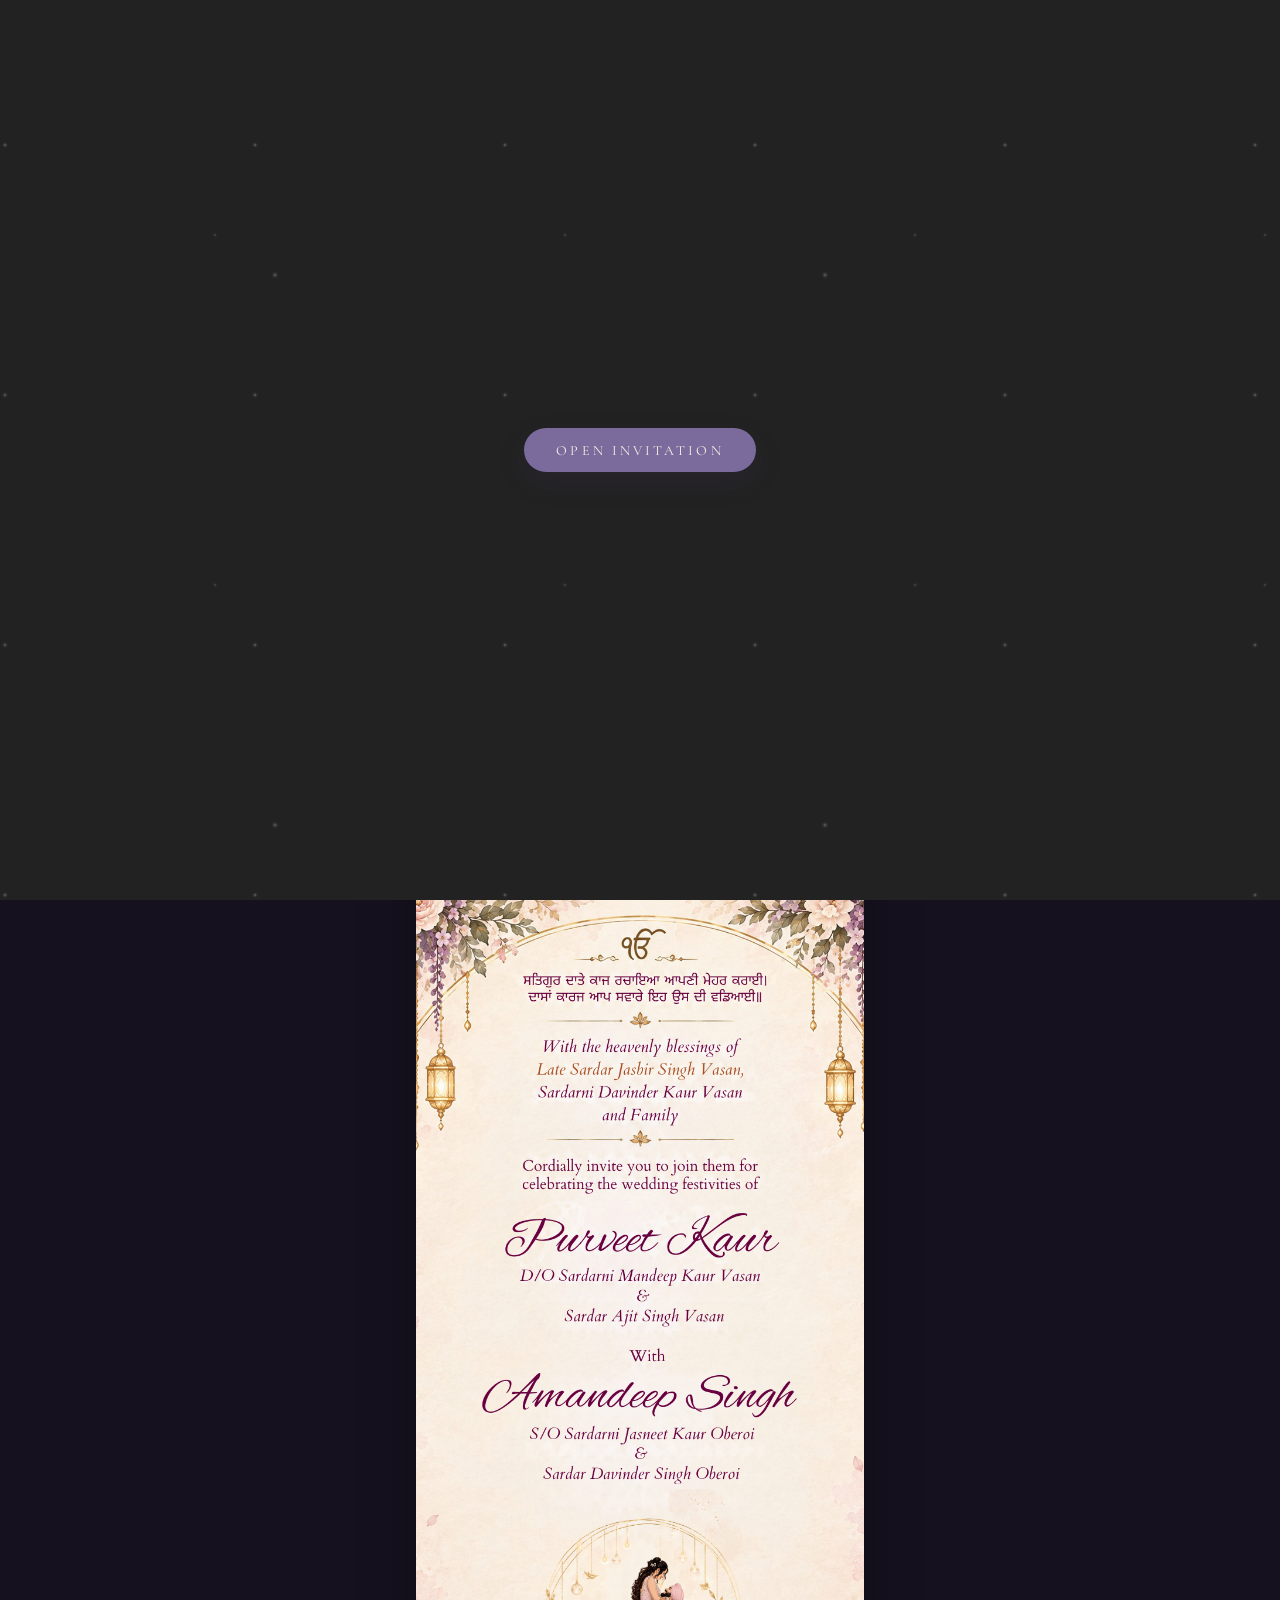
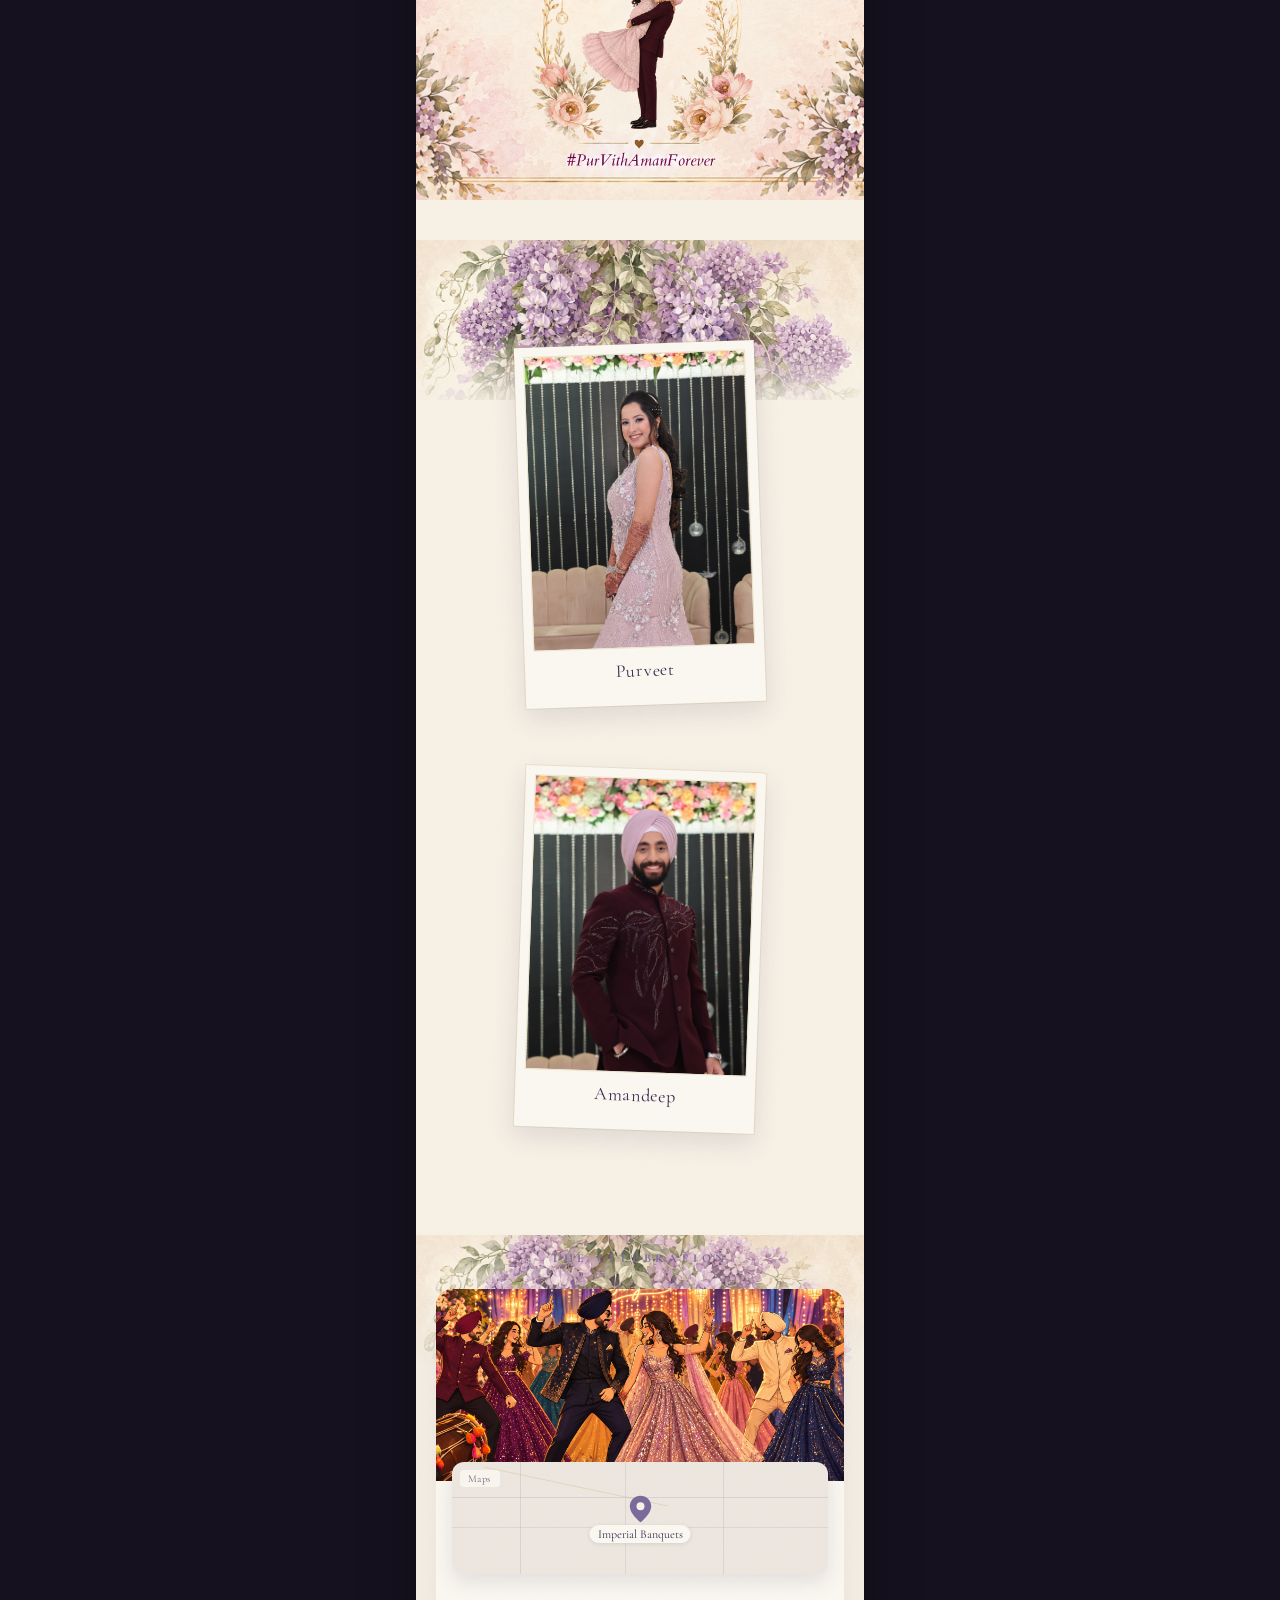
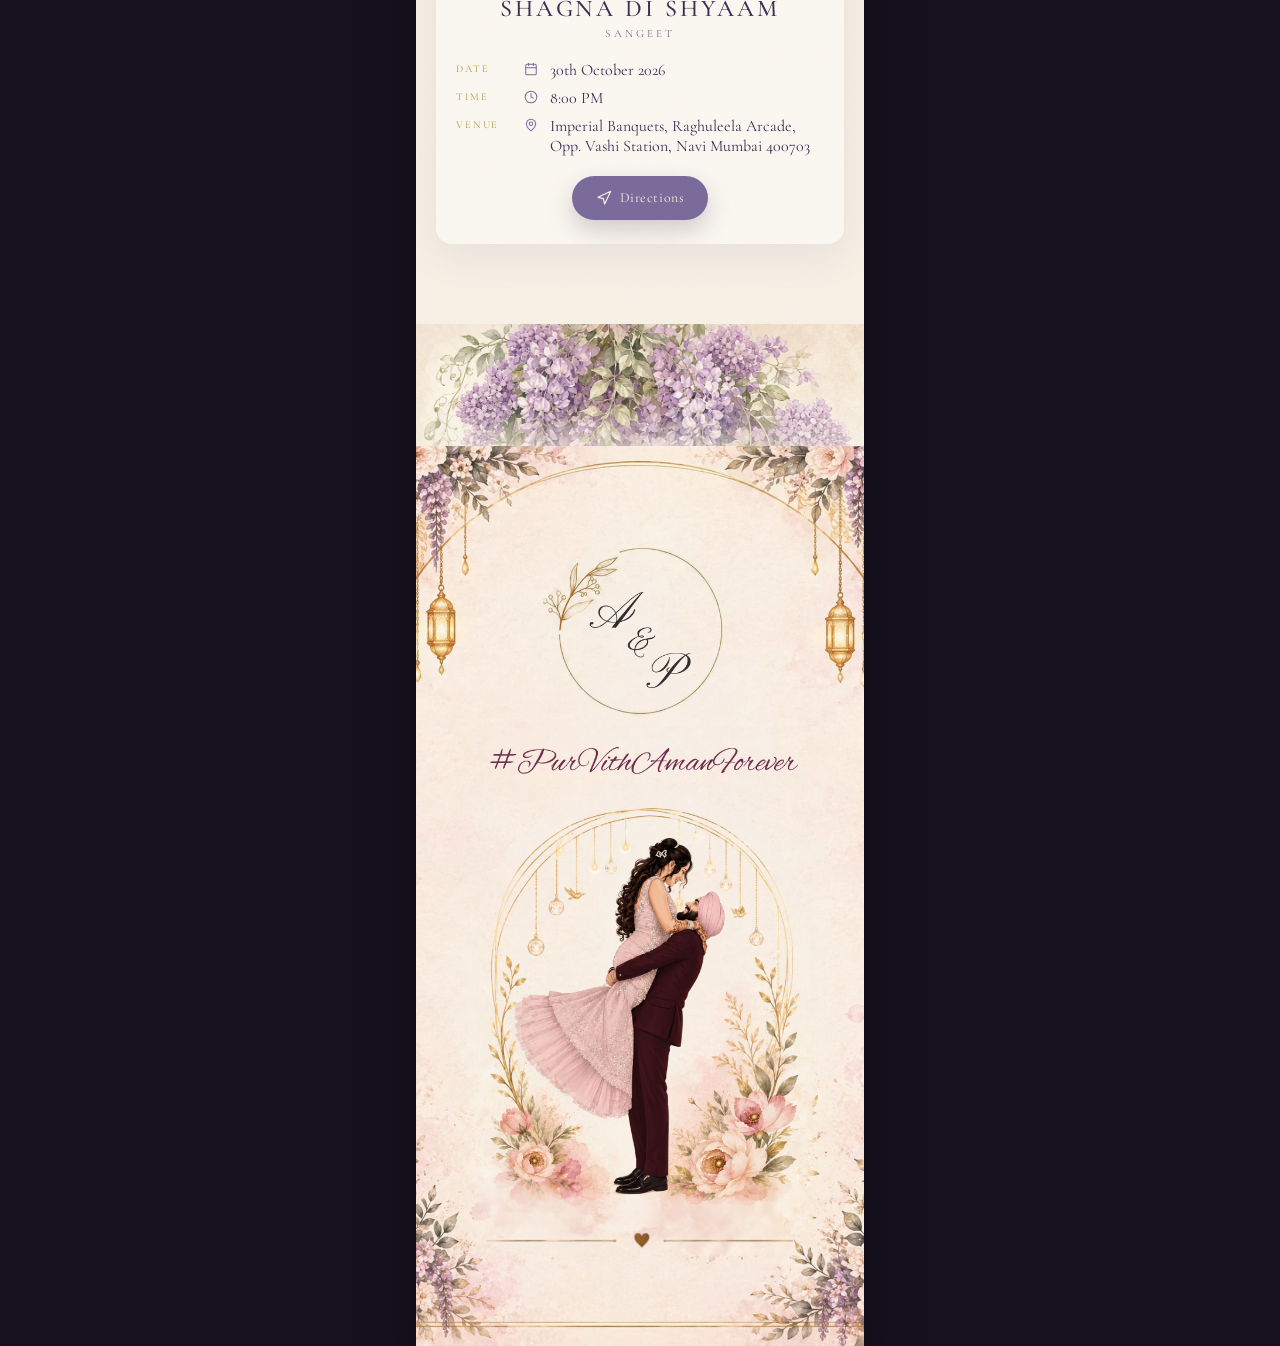
<file: index.html>
<!DOCTYPE html>
<html lang="en">
  <head>
    <meta charset="utf-8" />
    <meta name="viewport" content="width=device-width, initial-scale=1" />
    <title>Purveet & Amandeep</title>
    <meta
      name="description"
      content="You are invited to the sangeet of Purveet and Amandeep — 30 October 2026, Imperial Banquets, Navi Mumbai. #PurVithAmandeepForever"
    />
    <meta name="theme-color" content="#3D2E54" />
    <link rel="icon" type="image/svg+xml" href="favicon.svg" />
    <link rel="preconnect" href="https://fonts.googleapis.com" />
    <link rel="preconnect" href="https://fonts.gstatic.com" crossorigin />
    <link
      rel="stylesheet"
      href="https://fonts.googleapis.com/css2?family=Cormorant+Garamond:ital,wght@0,400;0,500;0,600;0,700;1,400;1,500&family=Great+Vibes&display=swap"
    />
    <link rel="stylesheet" href="styles.css" />
  </head>
  <body>
    <div class="petals" data-petals aria-hidden="true"></div>
    <div class="page">
      <div class="sheet">
        
        <!-- AUDIO CONTROLS -->
        <div class="music-wrap">
          <button
            type="button"
            class="music-btn"
            data-music
            aria-pressed="false"
            aria-label="Play invitation music"
          >
            <svg class="icon icon-off" viewBox="0 0 24 24" aria-hidden="true">
              <path d="M11 5 6 9H2v6h4l5 4z" />
              <line x1="23" x2="17" y1="9" y2="15" />
              <line x1="17" x2="23" y1="9" y2="15" />
            </svg>
            <svg class="icon icon-on" viewBox="0 0 24 24" aria-hidden="true">
              <path d="M11 5 6 9H2v6h4l5 4z" />
              <path d="M15.54 8.46a5 5 0 0 1 0 7.07" />
              <path d="M19.07 4.93a10 10 0 0 1 0 14.14" />
            </svg>
          </button>
        </div>
        <body>
      <!-- ========================================================= -->
      <!-- SPLASH SCREEN / AUDIO GATEWAY                             -->
      <!-- ========================================================= -->
      <div class="splash-screen" id="splash">
        <div class="splash-content fade-up">
          <button class="btn" id="splash-btn">Open Invitation</button>
        </div>
      </div>

      <div class="petals" data-petals aria-hidden="true"></div>
      <!-- The rest of your existing HTML continues here... -->

        <!-- ========================================================= -->
        <!-- PAGE 1: COVER SECTION -->
        <!-- ========================================================= -->
        
      <section class="cover">
        <div class="cover-card fade-up">
          <div class="arch">
            <svg class="arch-line" viewBox="0 0 200 260" fill="none" preserveAspectRatio="none" aria-hidden="true">
              <path d="M18 258 V108 C18 48 58 14 100 10 C142 14 182 48 182 108 V258" stroke="currentColor" stroke-width="1.2" />
              <path d="M24 258 V110 C24 54 60 20 100 16 C140 20 176 54 176 110 V258" stroke="currentColor" stroke-width="0.6" opacity="0.6" />
            </svg>
          </div>
        </div>

        <div class="cover-art">
          <img src="images/Cover.png" alt="Illustrated couple looking toward the Golden Temple" />
          <div class="cover-art-top"></div>
        </div>
        <!-- Add this right after your <div class="music-wrap">...</div> -->
        <div class="scroll-prompt hidden" id="scroll-prompt">
          Scroll down
        </div>
      </section>

        <!-- ========================================================= -->
        <!-- PAGE 1.5: FULLSCREEN INTERLUDE IMAGE -->
        <!-- ========================================================= -->
      <section class="interlude" id="interlude">
        <img src="images/Intropage.png" alt="Interlude photo" class="fullscreen-img" />
      </section>
        <!-- ========================================================= -->
        <!-- PAGE 2: COUPLE INTRO -->
        <!-- ========================================================= -->
        <br><br>
        
        <section class="section couple" id="couple">
          <img class="band" src="images/wisteria.jpg" alt="" />
          <div class="band-fade"></div>
          <div class="polaroids">
            <figure class="polaroid tilt-left">
              <div class="polaroid-frame">

                <!-- IMAGE 1 : Purveet didi -->
                <img src="images/Pdidy.jpg" alt="" />
              </div>
              <figcaption>Purveet</figcaption>
            </figure>
            <figure class="polaroid tilt-right">
              <div class="polaroid-frame">
                <!-- IMAGE 2: Aman jiju-->
                <img src="images/aMan(mostly).JPG" alt="" />
              </div>
              <figcaption>Amandeep</figcaption>
            </figure>
          </div>
        </section>


        <!-- ========================================================= -->
        <!-- PAGE 3: EVENT DETAILS -->
        <!-- ========================================================= -->
        <br><br>

        <section class="section celebration">
          <img class="band" src="images/wisteria.jpg" alt="" />
          <div class="band-fade"></div>
          <h2 class="eyebrow">The celebration</h2>
          <article class="event-card">
            <img src="images/event-sangeet.jpg" alt="" />
            <a
              class="mini-map"
              href="https://www.google.com/maps/search/?api=1&query=Imperial%20Banquets%20Raghuleela%20Arcade%20Vashi%20Station%20Navi%20Mumbai%20400703"
              target="_blank"
              rel="noreferrer"
              aria-label="Open map for Imperial Banquets"
            >
              <div class="map-grid">
                <i class="v1"></i><i class="v2"></i><i class="v3"></i>
                <i class="h1"></i><i class="h2"></i><i class="diag"></i>
              </div>
              <span class="map-chip">Maps</span>
              <span class="map-pin">
                <svg class="icon-lg" viewBox="0 0 24 24" aria-hidden="true">
                  <path d="M20 10c0 6-8 12-8 12s-8-6-8-12a8 8 0 0 1 16 0z" />
                  <circle cx="12" cy="10" r="3" fill="var(--ivory)" />
                </svg>
                <span>Imperial Banquets</span>
              </span>
            </a>
            <div class="event-body">
              <h3>SHAGNA DI SHYAAM</h3>
              <p class="event-sub">Sangeet</p>
              <div class="meta">
                <div class="meta-row">
                  <span class="lbl">Date</span>
                  <svg class="icon icon-sm" viewBox="0 0 24 24" aria-hidden="true">
                    <path d="M8 2v4M16 2v4M3 10h18" />
                    <rect x="3" y="4" width="18" height="18" rx="2" />
                  </svg>
                  <span class="val">30th October 2026</span>
                </div>
                <div class="meta-row">
                  <span class="lbl">Time</span>
                  <svg class="icon icon-sm" viewBox="0 0 24 24" aria-hidden="true">
                    <circle cx="12" cy="12" r="10" />
                    <path d="M12 6v6l4 2" />
                  </svg>
                  <span class="val">8:00 PM</span>
                </div>
                <div class="meta-row">
                  <span class="lbl">Venue</span>
                  <svg class="icon icon-sm" viewBox="0 0 24 24" aria-hidden="true">
                    <path d="M20 10c0 6-8 12-8 12s-8-6-8-12a8 8 0 0 1 16 0z" />
                    <circle cx="12" cy="10" r="3" />
                  </svg>
                  <span class="val">Imperial Banquets, Raghuleela Arcade, Opp. Vashi Station, Navi Mumbai 400703</span>
                </div>
              </div>
              <a
                class="btn"
                href="https://www.google.com/maps/search/?api=1&query=Imperial%20Banquets%20Raghuleela%20Arcade%20Vashi%20Station%20Navi%20Mumbai%20400703"
                target="_blank"
                rel="noreferrer"
              >
                <svg class="icon" viewBox="0 0 24 24" aria-hidden="true">
                  <polygon points="3 11 22 2 13 21 11 13 3 11" />
                </svg>
                Directions
              </a>
            </div>
          </article>
        </section>


        <!-- ========================================================= -->
        <!-- PAGE 4: MOMENTS/QUOTE -->
        <!-- ========================================================= -->
        <br><br>

        <section class="section moments">
          <img class="band" src="images/wisteria.jpg" alt="" />
          <div class="band-fade"></div>
          <h2 class="display-title"><br /></h2>
          <p class="subline">Same love · A new chapter</p>
        </section>


       <!-- ========================================================= -->
        <!-- PAGE 6: CLOSING IMAGE -->
        <!-- ========================================================= -->
        <section class="final-page" id="closing">
          <!-- Replace 'images/closing-image.jpg' with your actual image file name -->
          <img src="images/Final.png" alt="Thank you for joining us" class="fullscreen-img" />
        </section>
      </div>
    </div>
    <script src="app.js"></script>
  </body>
</html>
</file>
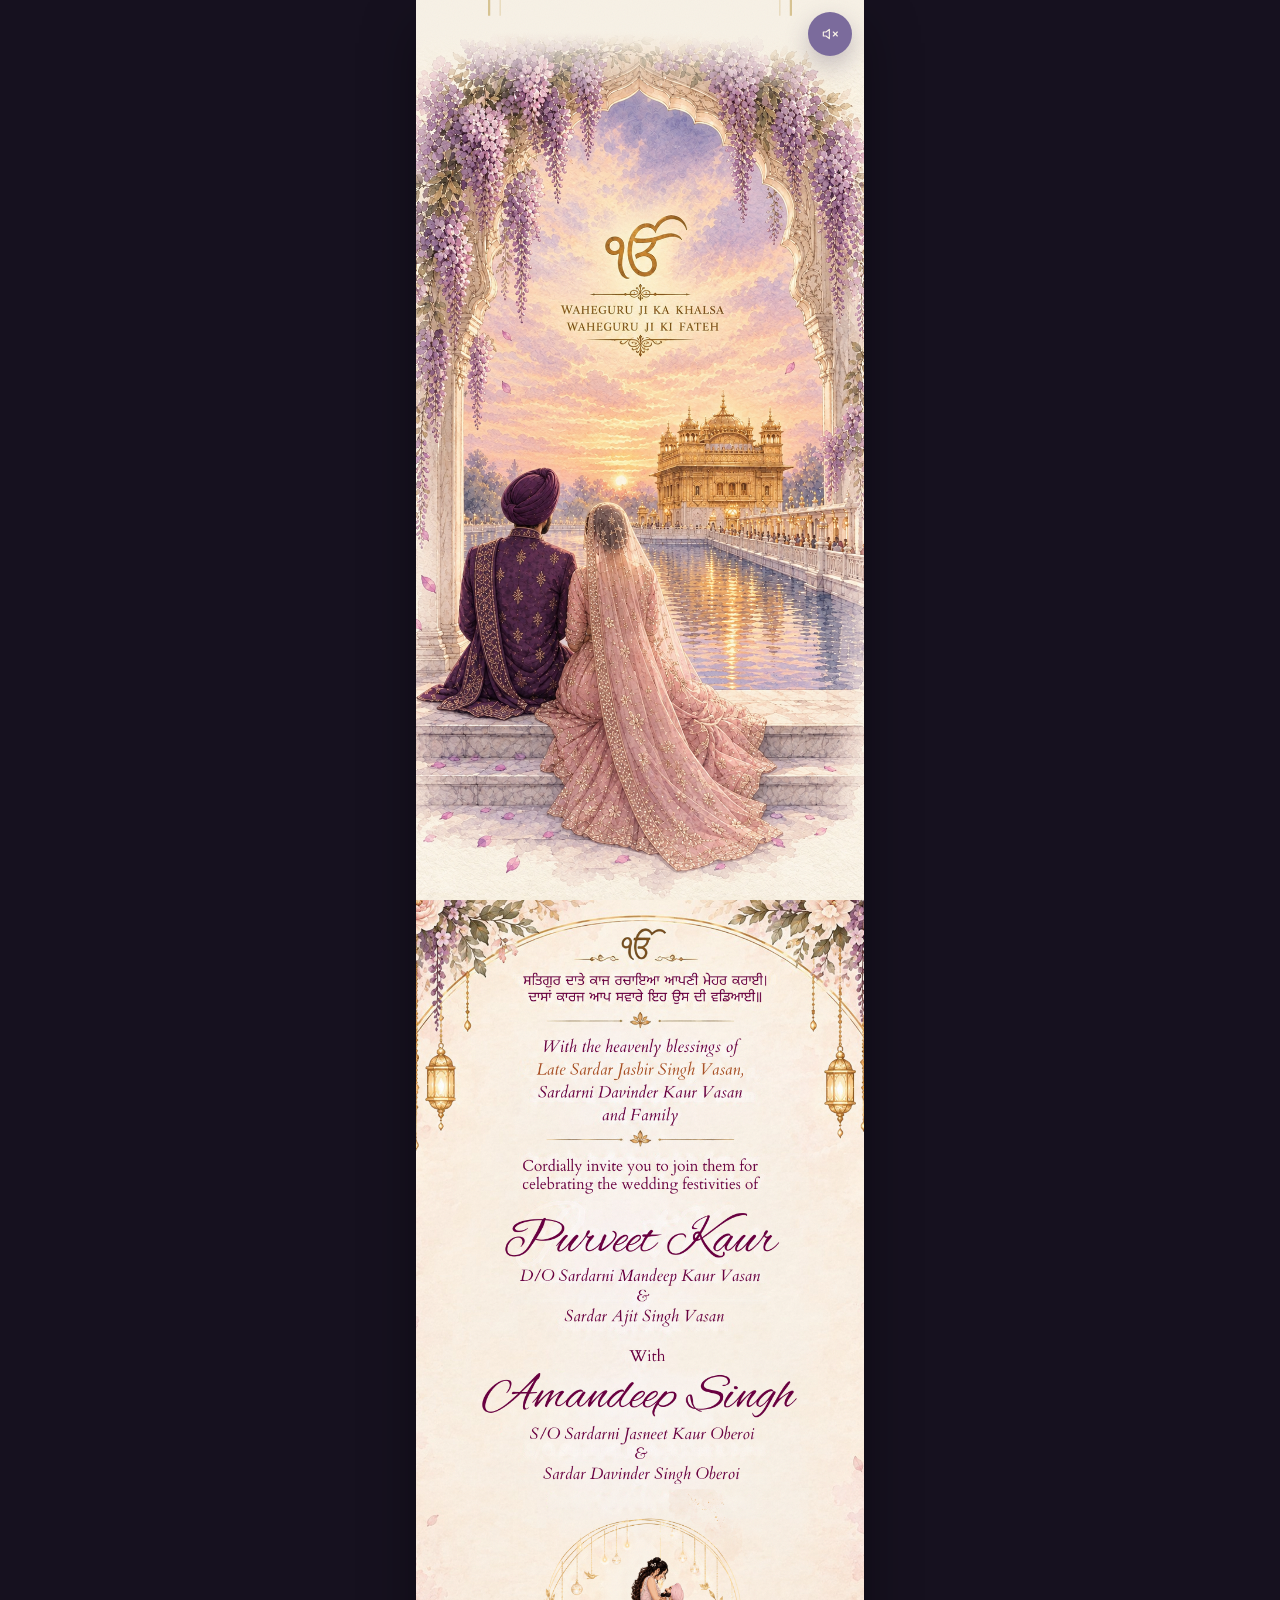
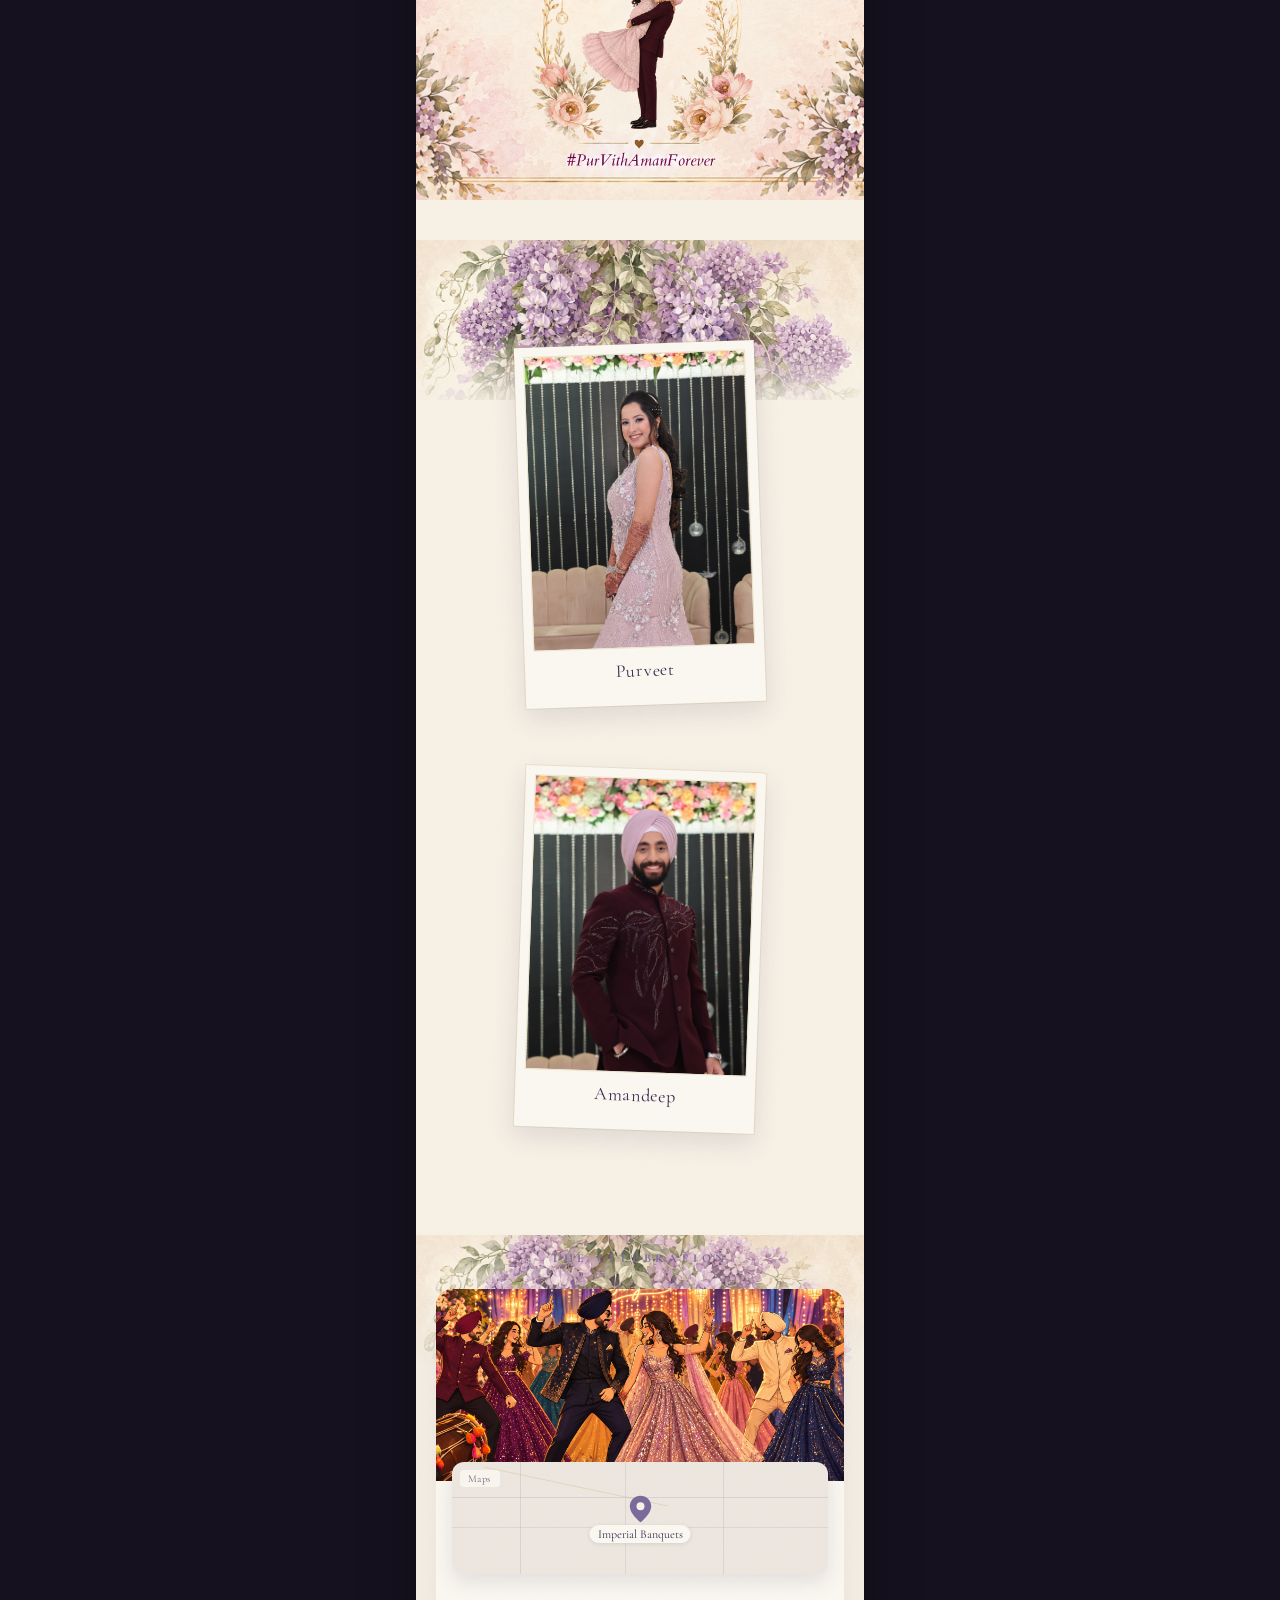
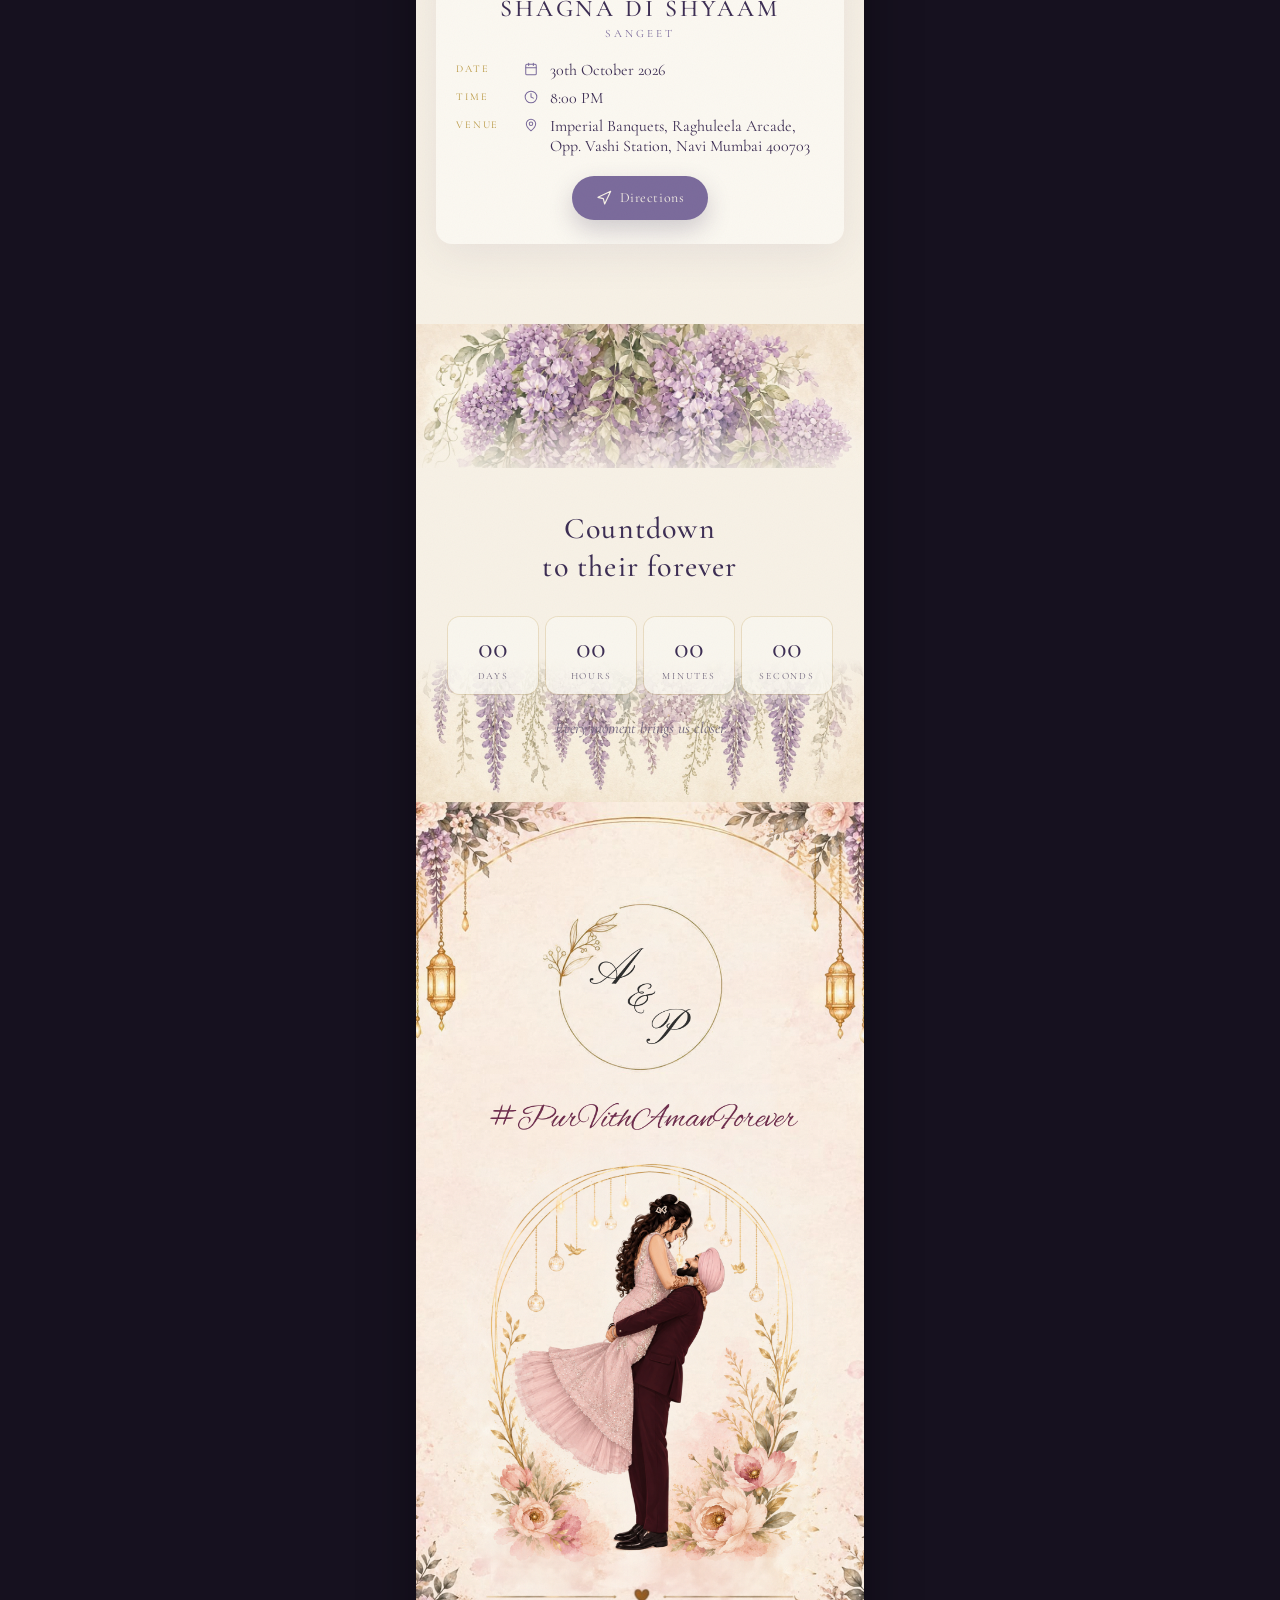
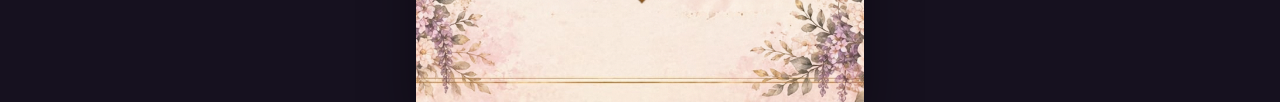
<file: site/index.html>
<!DOCTYPE html>
<html lang="en">
  <head>
    <meta charset="utf-8" />
    <meta name="viewport" content="width=device-width, initial-scale=1" />
    <title>Purveet & Amandeep</title>
    <meta
      name="description"
      content="You are invited to the sangeet of Purveet and Amandeep — 30 October 2026, Imperial Banquets, Navi Mumbai. #PurVithAmandeepForever"
    />
    <meta name="theme-color" content="#3D2E54" />
    <link rel="icon" type="image/svg+xml" href="favicon.svg" />
    <link rel="preconnect" href="https://fonts.googleapis.com" />
    <link rel="preconnect" href="https://fonts.gstatic.com" crossorigin />
    <link
      rel="stylesheet"
      href="https://fonts.googleapis.com/css2?family=Cormorant+Garamond:ital,wght@0,400;0,500;0,600;0,700;1,400;1,500&family=Great+Vibes&display=swap"
    />
    <link rel="stylesheet" href="styles.css" />
  </head>
  <body>
    <div class="petals" data-petals aria-hidden="true"></div>
    <div class="page">
      <div class="sheet">
        
        <!-- AUDIO CONTROLS -->
        <div class="music-wrap">
          <button
            type="button"
            class="music-btn"
            data-music
            aria-pressed="false"
            aria-label="Play invitation music"
          >
            <svg class="icon icon-off" viewBox="0 0 24 24" aria-hidden="true">
              <path d="M11 5 6 9H2v6h4l5 4z" />
              <line x1="23" x2="17" y1="9" y2="15" />
              <line x1="17" x2="23" y1="9" y2="15" />
            </svg>
            <svg class="icon icon-on" viewBox="0 0 24 24" aria-hidden="true">
              <path d="M11 5 6 9H2v6h4l5 4z" />
              <path d="M15.54 8.46a5 5 0 0 1 0 7.07" />
              <path d="M19.07 4.93a10 10 0 0 1 0 14.14" />
            </svg>
          </button>
        </div>


        <!-- ========================================================= -->
        <!-- PAGE 1: COVER SECTION -->
        <!-- ========================================================= -->
        
      <section class="cover">
        <div class="cover-card fade-up">
          <div class="arch">
            <svg class="arch-line" viewBox="0 0 200 260" fill="none" preserveAspectRatio="none" aria-hidden="true">
              <path d="M18 258 V108 C18 48 58 14 100 10 C142 14 182 48 182 108 V258" stroke="currentColor" stroke-width="1.2" />
              <path d="M24 258 V110 C24 54 60 20 100 16 C140 20 176 54 176 110 V258" stroke="currentColor" stroke-width="0.6" opacity="0.6" />
            </svg>
          </div>
        </div>

        <div class="cover-art">
          <img src="images/Cover.png" alt="Illustrated couple looking toward the Golden Temple" />
          <div class="cover-art-top"></div>
        </div>
      </section>

        <!-- ========================================================= -->
        <!-- PAGE 1.5: FULLSCREEN INTERLUDE IMAGE -->
        <!-- ========================================================= -->
      <section class="interlude" id="interlude">
        <img src="images/Intropage.png" alt="Interlude photo" class="fullscreen-img" />
      </section>
        <!-- ========================================================= -->
        <!-- PAGE 2: COUPLE INTRO -->
        <!-- ========================================================= -->
        <br><br>
        
        <section class="section couple" id="couple">
          <img class="band" src="images/wisteria.jpg" alt="" />
          <div class="band-fade"></div>
          <div class="polaroids">
            <figure class="polaroid tilt-left">
              <div class="polaroid-frame">

                <!-- IMAGE 1 : Purveet didi -->
                <img src="images/Pdidy.jpg" alt="" />
              </div>
              <figcaption>Purveet</figcaption>
            </figure>
            <figure class="polaroid tilt-right">
              <div class="polaroid-frame">
                <!-- IMAGE 2: Aman jiju-->
                <img src="images/aMan(mostly).JPG" alt="" />
              </div>
              <figcaption>Amandeep</figcaption>
            </figure>
          </div>
        </section>


        <!-- ========================================================= -->
        <!-- PAGE 3: EVENT DETAILS -->
        <!-- ========================================================= -->
        <br><br>

        <section class="section celebration">
          <img class="band" src="images/wisteria.jpg" alt="" />
          <div class="band-fade"></div>
          <h2 class="eyebrow">The celebration</h2>
          <article class="event-card">
            <img src="images/event-sangeet.jpg" alt="" />
            <a
              class="mini-map"
              href="https://www.google.com/maps/search/?api=1&query=Imperial%20Banquets%20Raghuleela%20Arcade%20Vashi%20Station%20Navi%20Mumbai%20400703"
              target="_blank"
              rel="noreferrer"
              aria-label="Open map for Imperial Banquets"
            >
              <div class="map-grid">
                <i class="v1"></i><i class="v2"></i><i class="v3"></i>
                <i class="h1"></i><i class="h2"></i><i class="diag"></i>
              </div>
              <span class="map-chip">Maps</span>
              <span class="map-pin">
                <svg class="icon-lg" viewBox="0 0 24 24" aria-hidden="true">
                  <path d="M20 10c0 6-8 12-8 12s-8-6-8-12a8 8 0 0 1 16 0z" />
                  <circle cx="12" cy="10" r="3" fill="var(--ivory)" />
                </svg>
                <span>Imperial Banquets</span>
              </span>
            </a>
            <div class="event-body">
              <h3>SHAGNA DI SHYAAM</h3>
              <p class="event-sub">Sangeet</p>
              <div class="meta">
                <div class="meta-row">
                  <span class="lbl">Date</span>
                  <svg class="icon icon-sm" viewBox="0 0 24 24" aria-hidden="true">
                    <path d="M8 2v4M16 2v4M3 10h18" />
                    <rect x="3" y="4" width="18" height="18" rx="2" />
                  </svg>
                  <span class="val">30th October 2026</span>
                </div>
                <div class="meta-row">
                  <span class="lbl">Time</span>
                  <svg class="icon icon-sm" viewBox="0 0 24 24" aria-hidden="true">
                    <circle cx="12" cy="12" r="10" />
                    <path d="M12 6v6l4 2" />
                  </svg>
                  <span class="val">8:00 PM</span>
                </div>
                <div class="meta-row">
                  <span class="lbl">Venue</span>
                  <svg class="icon icon-sm" viewBox="0 0 24 24" aria-hidden="true">
                    <path d="M20 10c0 6-8 12-8 12s-8-6-8-12a8 8 0 0 1 16 0z" />
                    <circle cx="12" cy="10" r="3" />
                  </svg>
                  <span class="val">Imperial Banquets, Raghuleela Arcade, Opp. Vashi Station, Navi Mumbai 400703</span>
                </div>
              </div>
              <a
                class="btn"
                href="https://www.google.com/maps/search/?api=1&query=Imperial%20Banquets%20Raghuleela%20Arcade%20Vashi%20Station%20Navi%20Mumbai%20400703"
                target="_blank"
                rel="noreferrer"
              >
                <svg class="icon" viewBox="0 0 24 24" aria-hidden="true">
                  <polygon points="3 11 22 2 13 21 11 13 3 11" />
                </svg>
                Directions
              </a>
            </div>
          </article>
        </section>


        <!-- ========================================================= -->
        <!-- PAGE 4: MOMENTS/QUOTE -->
        <!-- ========================================================= -->
        <br><br>

        <section class="section moments">
          <img class="band" src="images/wisteria.jpg" alt="" />
          <div class="band-fade"></div>
          <h2 class="display-title"><br /></h2>
          <p class="subline">Same love · A new chapter</p>
        </section>


        <!-- ========================================================= -->
        <!-- PAGE 5: COUNTDOWN -->
        <!-- ========================================================= -->
        <br><br>

        <section class="section countdown">
          <img class="band-bottom" src="images/florals.jpg" alt="" />
          <div class="band-fade-bottom"></div>
          <div class="closing-inner">
            <h2 class="display-title">Countdown<br />to their forever </h2>
            <div class="ticks">
              <div class="tick">
                <div class="tick-n" data-unit="days">··</div>
                <div class="tick-l">Days</div>
              </div>
              <div class="tick">
                <div class="tick-n" data-unit="hours">··</div>
                <div class="tick-l">Hours</div>
              </div>
              <div class="tick">
                <div class="tick-n" data-unit="minutes">··</div>
                <div class="tick-l">Minutes</div>
              </div>
              <div class="tick">
                <div class="tick-n" data-unit="seconds">··</div>
                <div class="tick-l">Seconds</div>
              </div>
            </div>
            <p class="closer">Every moment brings us closer</p>
          </div>
        </section>


       <!-- ========================================================= -->
        <!-- PAGE 6: CLOSING IMAGE -->
        <!-- ========================================================= -->
        <section class="final-page" id="closing">
          <!-- Replace 'images/closing-image.jpg' with your actual image file name -->
          <img src="images/Final.png" alt="Thank you for joining us" class="fullscreen-img" />
        </section>
      </div>
    </div>
    <script src="app.js"></script>
  </body>
</html>
</file>
<file: styles.css>
:root {
  --ivory: #f7f1e6;
  --paper: #fbf8f1;
  --plum: #3d2e54;
  --wisteria: #7b6b9c;
  --gold: #b8963e;
  --muted: #6f657c;
  --petal: #e4b7c6;
  --night: #16111f;
  --font-display: "Cormorant Garamond", "Times New Roman", serif;
  --font-script: "Great Vibes", cursive;
}

*,
*::before,
*::after {
  box-sizing: border-box;
}

html {
  -webkit-font-smoothing: antialiased;
  -moz-osx-font-smoothing: grayscale;
  scroll-behavior: smooth;
}

body {
  margin: 0;
  background: var(--night);
  color: var(--plum);
  font-family: var(--font-display);
}

button:not(:disabled),
[role="button"]:not(:disabled) {
  cursor: pointer;
}

h1,
h2,
h3 {
  text-wrap: balance;
}

p {
  text-wrap: pretty;
}

img {
  max-width: 100%;
}

a {
  color: inherit;
  text-decoration: none;
}
/* ========================================================= */
/* SCROLL DOWN REMINDER PROMPT                               */
/* ========================================================= */
.scroll-prompt {
  position: fixed;
  bottom: 2.5rem;
  left: 50%;
  transform: translateX(-50%);
  z-index: 1000;
  background-color: rgba(255, 255, 255, 0.95);
  color: #5d3a7d;
  font-family: 'Cormorant Garamond', serif;
  font-size: 1.25rem;
  font-weight: 700;
  padding: 0.6rem 1.5rem;
  border-radius: 30px;
  box-shadow: 0 4px 15px rgba(0, 0, 0, 0.15);
  pointer-events: none; /* Let them scroll right through it if they click it */
  opacity: 1;
  transition: opacity 0.4s ease;
  animation: pulseText 2s ease-in-out infinite;
}

/* Hidden state for when they are actively scrolling */
.scroll-prompt.hidden {
  opacity: 0;
}

@keyframes pulseText {
  0%, 100% { transform: translate(-50%, 0); }
  50% { transform: translate(-50%, 8px); }
}
.page {
  display: flex;
  min-height: 100dvh;
  justify-content: center;
  background: var(--night);
}

.sheet {
  position: relative;
  margin: 0 auto;
  width: 100%;
  max-width: 28rem;
  min-height: 100dvh;
  overflow-x: hidden;
  background: var(--ivory);
  box-shadow: 0 25px 50px rgba(0, 0, 0, 0.35);
}

.sheet::after {
  content: "";
  pointer-events: none;
  position: absolute;
  inset: 0;
  z-index: 3;
  opacity: 0.07;
  mix-blend-mode: multiply;
  background-image: url("data:image/svg+xml,%3Csvg xmlns='http://www.w3.org/2000/svg' width='140' height='140'%3E%3Cfilter id='n'%3E%3CfeTurbulence type='fractalNoise' baseFrequency='0.85' numOctaves='2' stitchTiles='stitch'/%3E%3C/filter%3E%3Crect width='140' height='140' filter='url(%23n)' opacity='0.55'/%3E%3C/svg%3E");
}

.petals {
  pointer-events: none;
  position: fixed;
  inset: 0;
  z-index: 40;
  overflow: hidden;
}

.petal {
  position: absolute;
  top: -24px;
  width: 11px;
  height: 16px;
  border-radius: 80% 0 70% 20%;
  background: linear-gradient(135deg, var(--petal), var(--wisteria));
  opacity: 0.75;
  animation: petal-fall var(--dur) linear infinite;
  animation-delay: var(--delay);
}

.petal::after {
  content: "";
  position: absolute;
  inset: 0;
  border-radius: inherit;
  animation: petal-sway 3.6s ease-in-out infinite;
}

.music-wrap {
  position: sticky;
  top: 0;
  z-index: 50;
  height: 0;
}

.music-btn {
  position: fixed;
  top: 0.75rem;
  right: 0.75rem;
  display: flex;
  align-items: center;
  justify-content: center;
  width: 2.75rem;
  height: 2.75rem;
  border: 0;
  border-radius: 999px;
  background: var(--wisteria);
  color: var(--ivory);
  box-shadow: 0 10px 24px rgba(61, 46, 84, 0.28);
  transition: transform 150ms ease-out;
}

.music-btn:active {
  transform: scale(0.96);
}

.music-btn .icon-on {
  display: none;
}

.music-btn.is-on .icon-off {
  display: none;
}

.music-btn.is-on .icon-on {
  display: block;
}

/* ========================================================= */
/* SPLASH SCREEN STYLES                                      */
/* ========================================================= */
.splash-screen {
  position: fixed;
  inset: 0;
  width: 100vw;
  height: 100vh;
  height: 100dvh;
  background-color: #2b2b2b;
  /* CSS Starry Background Pattern */
  background-image: 
    radial-gradient(white, rgba(255,255,255,.2) 2px, transparent 4px),
    radial-gradient(white, rgba(255,255,255,.15) 1px, transparent 3px),
    radial-gradient(white, rgba(255,255,255,.1) 2px, transparent 4px);
  background-size: 550px 550px, 350px 350px, 250px 250px;
  background-position: 0 0, 40px 60px, 130px 270px;
  z-index: 9999;
  display: flex;
  align-items: center;
  justify-content: center;
  transition: opacity 0.8s ease, visibility 0.8s ease;
}

/* Greyish tint overlay to soften the stars */
.splash-screen::after {
  content: "";
  position: absolute;
  inset: 0;
  background: rgba(30, 30, 30, 0.7);
  z-index: -1;
}

.splash-content {
  text-align: center;
  z-index: 1;
  display: flex;
  flex-direction: column;
  align-items: center;
  gap: 1.5rem;
}

.splash-scroll-text {
  font-family: 'Cormorant Garamond', serif;
  font-size: 1.25rem;
  color: rgba(255, 255, 255, 0.8);
  font-style: italic;
  animation: pulse 2s infinite;
}

/* Hides the splash screen smoothly */
.splash-screen.hidden {
  opacity: 0;
  visibility: hidden;
  pointer-events: none;
}

@keyframes pulse {
  0%, 100% { opacity: 0.5; }
  50% { opacity: 1; }
}
/* Bottom-pointing arrow on Page 1 */
.scroll-down-arrow {
  position: absolute;
  bottom: 2rem;
  left: 50%;
  transform: translateX(-50%);
  z-index: 10;
  background: transparent;
  border: none;
  outline: none;
  display: flex;
  align-items: center;
  justify-content: center;
  color: #5d3a7d; /* Elegant royal purple matching wedding theme */
  cursor: pointer;
  text-decoration: none;
  animation: floatArrow 2s ease-in-out infinite;
}

.scroll-down-arrow svg {
  width: 88px;
  height: 88px;
  display: block;
}

@keyframes floatArrow {
  0%, 100% {
    transform: translate(-50%, 0);
  }
  50% {
    transform: translate(-50%, 10px);
  }
}
.cover {
  position: relative;
  display: flex;
  flex-direction: column;
  min-height: 100dvh;
  background: var(--ivory);
}

.cover-top {
  position: relative;
  height: 11rem;
  flex-shrink: 0;
  overflow: hidden;
}

.cover-top img {
  width: 100%;
  height: 100%;
  object-fit: cover;
  object-position: top;
}

.fade-up {
  animation: fade-up 0.7s cubic-bezier(0.2, 0, 0, 1) both;
}

.cover-fade {
  position: absolute;
  inset-inline: 0;
  bottom: 0;
  height: 4rem;
  background: linear-gradient(to top, var(--ivory), transparent);
}

.cover-card {
  position: relative;
  z-index: 10;
  margin: -1.5rem 2rem 0;
  display: flex;
  flex-direction: column;
  align-items: center;
  padding: 0 0.5rem 1rem;
  text-align: center;
}

.arch {
  position: relative;
  width: 100%;
  padding: 2rem 0.75rem 0.5rem;
}

.arch svg.arch-line {
  pointer-events: none;
  position: absolute;
  inset: 0;
  width: 100%;
  height: 100%;
  color: rgba(184, 150, 62, 0.5);
}

.kicker {
  margin: 0;
  font-size: 0.65rem;
  font-weight: 500;
  letter-spacing: 0.42em;
  text-transform: uppercase;
  color: var(--plum);
}

.kicker + .kicker {
  margin-top: 0.25rem;
}

.script {
  font-family: var(--font-script);
  color: var(--wisteria);
}

.invite-line {
  margin: 1.25rem 0 0;
  font-family: var(--font-script);
  font-size: 1.5rem;
  color: var(--wisteria);
}

.invite-of {
  margin: 0.25rem 0 0;
  font-family: var(--font-display);
  font-size: 0.875rem;
  font-style: italic;
  letter-spacing: 0.22em;
  color: var(--muted);
}

.name {
  margin: 0.75rem 0 0;
  font-family: var(--font-display);
  font-size: 3rem;
  font-weight: 500;
  line-height: 1.1;
  color: var(--gold);
}

.amp {
  margin: 0.25rem 0;
  font-family: var(--font-script);
  font-size: 1.875rem;
  color: var(--wisteria);
}

.date-row {
  display: flex;
  align-items: center;
  justify-content: center;
  gap: 0.75rem;
  margin-top: 1.25rem;
  font-size: 0.7rem;
  letter-spacing: 0.28em;
  text-transform: uppercase;
  color: var(--plum);
}

.date-row span.rule {
  display: block;
  width: 1.5rem;
  height: 1px;
  background: rgba(184, 150, 62, 0.7);
}

.hashtag {
  margin: 0.75rem 0 0;
  font-size: 0.75rem;
  letter-spacing: 0.18em;
  color: var(--wisteria);
}

.cover-art {
  position: relative;
  margin-top: auto;
  min-height: 18rem;
  flex: 1;
}

.cover-art img {
  position: absolute;
  inset: 0;
  width: 100%;
  height: 100%;
  object-fit: cover;
  object-position: bottom;
}

.cover-art-top {
  position: absolute;
  inset-inline: 0;
  top: 0;
  height: 4rem;
  background: linear-gradient(to bottom, var(--ivory), transparent);
}

.cover-cta {
  position: absolute;
  inset-inline: 0;
  bottom: 0;
  display: flex;
  flex-direction: column;
  align-items: center;
  gap: 0.75rem;
  padding: 4rem 1.5rem 2rem;
  background: linear-gradient(to top, rgba(61, 46, 84, 0.55), rgba(61, 46, 84, 0.15), transparent);
}

.cover-cta p {
  margin: 0;
  font-size: 0.65rem;
  letter-spacing: 0.42em;
  text-transform: uppercase;
  color: var(--ivory);
}

.btn {
  display: inline-flex;
  align-items: center;
  justify-content: center;
  gap: 0.5rem;
  min-height: 2.75rem;
  padding: 0 2rem;
  border: 0;
  border-radius: 999px;
  background: var(--wisteria);
  color: var(--ivory);
  font-family: var(--font-display);
  font-size: 0.875rem;
  letter-spacing: 0.22em;
  text-transform: uppercase;
  box-shadow: 0 10px 24px rgba(61, 46, 84, 0.22);
  transition: transform 150ms ease-out;
}

.btn:active {
  transform: scale(0.96);
}

.btn-ghost {
  background: var(--paper);
  color: var(--plum);
  border: 1px solid rgba(184, 150, 62, 0.4);
  letter-spacing: 0.04em;
  text-transform: none;
  box-shadow: none;
}

.interlude {
  position: relative;
  width: 100vw;
  height: 100vh;
  height: 100dvh; /* Mobile friendly full height */
  overflow: hidden;
  display: flex;
  align-items: center;
  justify-content: center;
}

.section {
  position: relative;
}

.band {
  pointer-events: none;
  position: absolute;
  inset-inline: 0;
  top: 0;
  width: 100%;
  object-fit: cover;
  object-position: top;
}

.band-fade {
  position: absolute;
  inset-inline: 0;
  background: linear-gradient(to top, var(--ivory), transparent);
}

.couple {
  padding: 1.5rem 2rem 3rem;
  scroll-margin-top: 1rem;
}

.couple .band {
  height: 10rem;
  opacity: 0.9;
}

.couple .band-fade {
  top: 6rem;
  height: 5rem;
}

.polaroids {
  position: relative;
  display: flex;
  flex-direction: column;
  gap: 2rem;
  max-width: 20rem;
  margin: 4rem auto 0;
}

.polaroid {
  background: var(--paper);
  padding: 0.625rem 0.625rem 1.5rem;
  box-shadow: 0 10px 24px rgba(61, 46, 84, 0.12);
  box-shadow: 0 10px 24px rgba(61, 46, 84, 0.12), 0 0 0 1px rgba(184, 150, 62, 0.15);
}

.polaroid.tilt-left {
  transform: rotate(-2deg);
}

.polaroid.tilt-right {
  transform: rotate(2deg);
}

.polaroid-frame {
  position: relative;
  aspect-ratio: 3 / 4;
  overflow: hidden;
  background: var(--ivory);
  box-shadow: 0 0 0 1px rgba(184, 150, 62, 0.2);
}

.polaroid-frame img {
  position: absolute;
  inset: 0;
  width: 100%;
  height: 100%;
  object-fit: cover;
  opacity: 1;
}

.polaroid-veil {
  position: absolute;
  inset: 0;
  background: linear-gradient(to bottom, rgba(247, 241, 230, 0.2), rgba(247, 241, 230, 0.55), rgba(247, 241, 230, 0.75));
}

.polaroid-mark {
  position: absolute;
  inset: 0;
  display: flex;
  flex-direction: column;
  align-items: center;
  justify-content: center;
  gap: 0.5rem;
  padding: 0 0.75rem;
  text-align: center;
  color: rgba(123, 107, 156, 0.8);
}

.polaroid-mark .mono {
  font-family: var(--font-display);
  font-size: 3.75rem;
  font-weight: 500;
  line-height: 1;
  color: var(--gold);
}

.polaroid-mark .ph {
  font-size: 0.75rem;
  letter-spacing: 0.28em;
  text-transform: uppercase;
  color: var(--muted);
}

.polaroid figcaption {
  margin: 0.75rem 0 0;
  text-align: center;
  font-family: var(--font-display);
  font-size: 1.125rem;
  letter-spacing: 0.04em;
  color: var(--plum);
}

.celebration {
  padding: 1rem 1.25rem 2.5rem;
}

.celebration .band {
  height: 8rem;
  opacity: 0.8;
}

.celebration .band-fade {
  top: 4rem;
  height: 5rem;
}

.eyebrow {
  position: relative;
  margin: 0 0 1.5rem;
  text-align: center;
  font-family: var(--font-display);
  font-size: 0.75rem;
  letter-spacing: 0.38em;
  text-transform: uppercase;
  color: var(--wisteria);
}

.event-card {
  position: relative;
  overflow: hidden;
  border-radius: 1rem;
  background: var(--paper);
  box-shadow: 0 12px 40px rgba(61, 46, 84, 0.08);
}

.event-card > img {
  width: 100%;
  height: 12rem;
  object-fit: cover;
}

.mini-map {
  position: relative;
  display: block;
  margin: -1.5rem 1rem 0;
  height: 7rem;
  overflow: hidden;
  border-radius: 0.75rem;
  background: var(--ivory);
  box-shadow: 0 8px 20px rgba(61, 46, 84, 0.12);
}

.map-grid {
  position: absolute;
  inset: 0;
  opacity: 0.7;
  background: rgba(123, 107, 156, 0.1);
}

.map-grid i {
  position: absolute;
  background: rgba(123, 107, 156, 0.25);
}

.map-grid .v1 { left: 18%; top: 0; width: 1px; height: 100%; }
.map-grid .v2 { left: 46%; top: 0; width: 1px; height: 100%; background: rgba(123, 107, 156, 0.2); }
.map-grid .v3 { left: 72%; top: 0; width: 1px; height: 100%; }
.map-grid .h1 { top: 32%; left: 0; height: 1px; width: 100%; }
.map-grid .h2 { top: 58%; left: 0; height: 1px; width: 100%; background: rgba(123, 107, 156, 0.2); }
.map-grid .diag {
  top: 22%;
  left: 8%;
  height: 1px;
  width: 50%;
  background: rgba(184, 150, 62, 0.3);
  transform: rotate(12deg);
}

.map-chip {
  position: absolute;
  top: 0.5rem;
  left: 0.5rem;
  border-radius: 0.25rem;
  background: rgba(251, 248, 241, 0.9);
  padding: 0.125rem 0.5rem;
  font-size: 0.65rem;
  letter-spacing: 0.04em;
  color: var(--muted);
}

.map-pin {
  position: absolute;
  top: 50%;
  left: 50%;
  display: flex;
  flex-direction: column;
  align-items: center;
  transform: translate(-50%, -50%);
  color: var(--wisteria);
}

.map-pin span {
  border-radius: 999px;
  background: var(--paper);
  padding: 0.125rem 0.5rem;
  font-size: 0.75rem;
  color: var(--plum);
  box-shadow: 0 1px 4px rgba(61, 46, 84, 0.12);
}

.event-body {
  padding: 1.25rem 1.25rem 1.5rem;
  text-align: center;
}

.event-body h3 {
  margin: 0;
  font-family: var(--font-display);
  font-size: 1.5rem;
  font-weight: 500;
  letter-spacing: 0.12em;
  text-transform: uppercase;
  color: var(--plum);
}

.event-sub {
  margin: 0.25rem 0 0;
  font-size: 0.7rem;
  letter-spacing: 0.28em;
  text-transform: uppercase;
  color: var(--wisteria);
}

.meta {
  margin: 1.25rem 0 0;
  display: flex;
  flex-direction: column;
  gap: 0.5rem;
}

.meta-row {
  display: flex;
  align-items: flex-start;
  gap: 0.75rem;
  text-align: left;
}

.meta-row .lbl {
  margin-top: 0.125rem;
  width: 3.5rem;
  flex-shrink: 0;
  font-size: 0.65rem;
  letter-spacing: 0.18em;
  text-transform: uppercase;
  color: var(--gold);
}

.meta-row svg {
  margin-top: 0.125rem;
  flex-shrink: 0;
  color: var(--wisteria);
}

.meta-row .val {
  font-family: var(--font-display);
  font-size: 1rem;
  color: var(--plum);
}

.event-body .btn {
  margin-top: 1.25rem;
  padding-inline: 1.5rem;
  letter-spacing: 0.04em;
  text-transform: none;
}

.moments {
  padding: 3rem 1.5rem 1rem;
}

.moments .band {
  height: 9rem;
  opacity: 0.85;
}

.moments .band-fade {
  top: 5rem;
  height: 5rem;
}

.display-title {
  position: relative;
  margin: 0;
  text-align: center;
  font-family: var(--font-display);
  font-size: 1.875rem;
  font-weight: 500;
  letter-spacing: 0.04em;
  line-height: 1.25;
  color: var(--plum);
}

.subline {
  margin: 0.5rem 0 0;
  text-align: center;
  font-size: 0.7rem;
  letter-spacing: 0.28em;
  text-transform: uppercase;
  color: var(--wisteria);
}

.countdown {
  position: relative;
  padding: 1.5rem 1.5rem 4rem;
  text-align: center;
}

.countdown .band-bottom {
  pointer-events: none;
  position: absolute;
  inset-inline: 0;
  bottom: 0;
  height: 9rem;
  width: 100%;
  object-fit: cover;
  object-position: bottom;
  opacity: 0.8;
}

.countdown .band-fade-bottom {
  position: absolute;
  inset-inline: 0;
  bottom: 5rem;
  height: 4rem;
  background: linear-gradient(to bottom, var(--ivory), transparent);
}

.ticks {
  position: relative;
  display: grid;
  grid-template-columns: repeat(4, 1fr);
  gap: 0.5rem;
  max-width: 24rem;
  margin: 2rem auto 0;
}

.tick {
  border-radius: 0.75rem;
  background: rgba(251, 248, 241, 0.8);
  padding: 0.75rem 0.25rem;
  box-shadow: 0 1px 2px rgba(61, 46, 84, 0.06);
  box-shadow: 0 1px 2px rgba(61, 46, 84, 0.06), 0 0 0 1px rgba(184, 150, 62, 0.2);
}

.tick-n {
  font-family: var(--font-display);
  font-size: 1.875rem;
  font-variant-numeric: tabular-nums;
  color: var(--plum);
}

.tick-l {
  margin-top: 0.25rem;
  font-size: 0.6rem;
  letter-spacing: 0.18em;
  text-transform: uppercase;
  color: var(--muted);
}

.closer {
  position: relative;
  margin: 1.5rem 0 0;
  font-family: var(--font-display);
  font-size: 1rem;
  font-style: italic;
  color: var(--muted);
}

.closing {
  position: relative;
  padding: 3.5rem 1.5rem 2.5rem;
  text-align: center;
}

.closing .band {
  height: 9rem;
  opacity: 0.9;
}

.closing .band-fade {
  top: 5rem;
  height: 4rem;
}

.closing-inner {
  position: relative;
}

.with-love {
  margin: 0;
  font-size: 0.7rem;
  letter-spacing: 0.32em;
  text-transform: uppercase;
  color: var(--wisteria);
}

.sign-name {
  margin: 0.75rem 0 0;
  font-family: var(--font-display);
  font-size: 2.25rem;
  font-weight: 500;
  color: var(--gold);
}

.sign-amp {
  margin: 0;
  font-family: var(--font-script);
  font-size: 1.5rem;
  color: var(--wisteria);
}

.short-date {
  margin: 1rem 0 0;
  font-size: 0.875rem;
  letter-spacing: 0.28em;
  color: var(--plum);
}

.thanks {
  max-width: 20rem;
  margin: 1rem auto 0;
  font-family: var(--font-display);
  font-size: 1rem;
  font-style: italic;
  color: var(--muted);
}

.questions {
  margin: 2.5rem 0 0;
  font-size: 0.7rem;
  letter-spacing: 0.32em;
  text-transform: uppercase;
  color: var(--wisteria);
}

.contacts {
  display: flex;
  flex-direction: column;
  gap: 0.75rem;
  margin-top: 1rem;
}

.contact {
  display: flex;
  align-items: center;
  justify-content: space-between;
  border-radius: 999px;
  background: var(--paper);
  padding: 0.625rem 1rem;
  box-shadow: 0 1px 2px rgba(61, 46, 84, 0.06), 0 0 0 1px rgba(184, 150, 62, 0.15);
}

.contact p {
  margin: 0;
  text-align: left;
}

.contact .num {
  font-family: var(--font-display);
  font-size: 0.875rem;
  color: var(--plum);
}

.contact .who {
  font-size: 0.75rem;
  color: var(--muted);
}

.contact-actions {
  display: flex;
  gap: 0.5rem;
}

.icon-btn {
  display: flex;
  align-items: center;
  justify-content: center;
  width: 2.75rem;
  height: 2.75rem;
  border-radius: 999px;
  background: rgba(123, 107, 156, 0.1);
  color: var(--wisteria);
  transition: transform 150ms ease-out;
}

.icon-btn:active {
  transform: scale(0.96);
}

.start-over {
  margin-top: 2rem;
}

.closing-art {
  position: relative;
  margin: 2.5rem -1.5rem 0;
  overflow: hidden;
}

.closing-art img {
  width: 100%;
  height: 14rem;
  object-fit: cover;
  object-position: center 80%;
}

.closing-art-fade {
  position: absolute;
  inset-inline: 0;
  top: 0;
  height: 4rem;
  background: linear-gradient(to bottom, var(--ivory), transparent);
}

.icon {
  width: 1rem;
  height: 1rem;
  stroke: currentColor;
  fill: none;
  stroke-width: 1.75;
  stroke-linecap: round;
  stroke-linejoin: round;
}

.icon-lg {
  width: 2rem;
  height: 2rem;
  fill: currentColor;
  stroke-width: 1;
}

.icon-sm {
  width: 0.875rem;
  height: 0.875rem;
}
/* ========================================================= */
/* FINAL CLOSING PAGE STYLES                                 */
/* ========================================================= */
.final-page {
  position: relative;
  width: 100%;
  min-height: 100vh;
  min-height: 100dvh; /* Adapts to mobile browser address bars */
  overflow: hidden;
  display: flex;
  margin: 0;
  padding: 0;
}

.final-page .fullscreen-img {
  position: absolute;
  inset: 0;
  width: 100%;
  height: 100%;
  object-fit: cover; /* Ensures the image fills the screen without stretching */
  object-position: center;
  display: block;
}
/* ========================================================= */
/* FULLSCREEN IMAGE PAGES (Page 1.5 and Page 6)              */
/* ========================================================= */

.interlude,
.final-page {
  position: relative;
  width: 100%;
  height: 100vh;      /* Standard full screen height */
  height: 100dvh;     /* Adapts dynamically to mobile browser address bars */
  overflow: hidden;
  display: flex;
  align-items: center;
  justify-content: center;
  margin: 0;
  padding: 0;
}

.interlude .fullscreen-img,
.final-page .fullscreen-img {
  position: absolute;
  top: 0;
  left: 0;
  width: 100%;
  height: 100%;
  object-fit: cover;  /* This is the magic property that prevents stretching */
  object-position: center;
  display: block;
}
@keyframes petal-fall {
  0% {
    transform: translate3d(0, -12vh, 0) rotate(0deg);
    opacity: 0;
  }
  8% {
    opacity: 0.85;
  }
  100% {
    transform: translate3d(var(--drift), 110vh, 0) rotate(360deg);
    opacity: 0.15;
  }
}

@keyframes petal-sway {
  0%,
  100% {
    margin-left: 0;
  }
  50% {
    margin-left: 18px;
  }
}

@keyframes fade-up {
  from {
    opacity: 0;
    transform: translateY(14px);
    filter: blur(4px);
  }
  to {
    opacity: 1;
    transform: translateY(0);
    filter: blur(0);
  }
}

@media (min-width: 640px) {
  .cover-top {
    height: 13rem;
  }
}

@media (prefers-reduced-motion: reduce) {
  html {
    scroll-behavior: auto;
  }

  .petal,
  .petal::after,
  .fade-up {
    animation: none !important;
  }
}
</file>
<file: site/styles.css>
:root {
  --ivory: #f7f1e6;
  --paper: #fbf8f1;
  --plum: #3d2e54;
  --wisteria: #7b6b9c;
  --gold: #b8963e;
  --muted: #6f657c;
  --petal: #e4b7c6;
  --night: #16111f;
  --font-display: "Cormorant Garamond", "Times New Roman", serif;
  --font-script: "Great Vibes", cursive;
}

*,
*::before,
*::after {
  box-sizing: border-box;
}

html {
  -webkit-font-smoothing: antialiased;
  -moz-osx-font-smoothing: grayscale;
  scroll-behavior: smooth;
}

body {
  margin: 0;
  background: var(--night);
  color: var(--plum);
  font-family: var(--font-display);
}

button:not(:disabled),
[role="button"]:not(:disabled) {
  cursor: pointer;
}

h1,
h2,
h3 {
  text-wrap: balance;
}

p {
  text-wrap: pretty;
}

img {
  max-width: 100%;
}

a {
  color: inherit;
  text-decoration: none;
}

.page {
  display: flex;
  min-height: 100dvh;
  justify-content: center;
  background: var(--night);
}

.sheet {
  position: relative;
  margin: 0 auto;
  width: 100%;
  max-width: 28rem;
  min-height: 100dvh;
  overflow-x: hidden;
  background: var(--ivory);
  box-shadow: 0 25px 50px rgba(0, 0, 0, 0.35);
}

.sheet::after {
  content: "";
  pointer-events: none;
  position: absolute;
  inset: 0;
  z-index: 3;
  opacity: 0.07;
  mix-blend-mode: multiply;
  background-image: url("data:image/svg+xml,%3Csvg xmlns='http://www.w3.org/2000/svg' width='140' height='140'%3E%3Cfilter id='n'%3E%3CfeTurbulence type='fractalNoise' baseFrequency='0.85' numOctaves='2' stitchTiles='stitch'/%3E%3C/filter%3E%3Crect width='140' height='140' filter='url(%23n)' opacity='0.55'/%3E%3C/svg%3E");
}

.petals {
  pointer-events: none;
  position: fixed;
  inset: 0;
  z-index: 40;
  overflow: hidden;
}

.petal {
  position: absolute;
  top: -24px;
  width: 11px;
  height: 16px;
  border-radius: 80% 0 70% 20%;
  background: linear-gradient(135deg, var(--petal), var(--wisteria));
  opacity: 0.75;
  animation: petal-fall var(--dur) linear infinite;
  animation-delay: var(--delay);
}

.petal::after {
  content: "";
  position: absolute;
  inset: 0;
  border-radius: inherit;
  animation: petal-sway 3.6s ease-in-out infinite;
}

.music-wrap {
  position: sticky;
  top: 0;
  z-index: 50;
  height: 0;
}

.music-btn {
  position: absolute;
  top: 0.75rem;
  right: 0.75rem;
  display: flex;
  align-items: center;
  justify-content: center;
  width: 2.75rem;
  height: 2.75rem;
  border: 0;
  border-radius: 999px;
  background: var(--wisteria);
  color: var(--ivory);
  box-shadow: 0 10px 24px rgba(61, 46, 84, 0.28);
  transition: transform 150ms ease-out;
}

.music-btn:active {
  transform: scale(0.96);
}

.music-btn .icon-on {
  display: none;
}

.music-btn.is-on .icon-off {
  display: none;
}

.music-btn.is-on .icon-on {
  display: block;
}

.cover {
  position: relative;
  display: flex;
  flex-direction: column;
  min-height: 100dvh;
  background: var(--ivory);
}

.cover-top {
  position: relative;
  height: 11rem;
  flex-shrink: 0;
  overflow: hidden;
}

.cover-top img {
  width: 100%;
  height: 100%;
  object-fit: cover;
  object-position: top;
}

.fade-up {
  animation: fade-up 0.7s cubic-bezier(0.2, 0, 0, 1) both;
}

.cover-fade {
  position: absolute;
  inset-inline: 0;
  bottom: 0;
  height: 4rem;
  background: linear-gradient(to top, var(--ivory), transparent);
}

.cover-card {
  position: relative;
  z-index: 10;
  margin: -1.5rem 2rem 0;
  display: flex;
  flex-direction: column;
  align-items: center;
  padding: 0 0.5rem 1rem;
  text-align: center;
}

.arch {
  position: relative;
  width: 100%;
  padding: 2rem 0.75rem 0.5rem;
}

.arch svg.arch-line {
  pointer-events: none;
  position: absolute;
  inset: 0;
  width: 100%;
  height: 100%;
  color: rgba(184, 150, 62, 0.5);
}

.kicker {
  margin: 0;
  font-size: 0.65rem;
  font-weight: 500;
  letter-spacing: 0.42em;
  text-transform: uppercase;
  color: var(--plum);
}

.kicker + .kicker {
  margin-top: 0.25rem;
}

.script {
  font-family: var(--font-script);
  color: var(--wisteria);
}

.invite-line {
  margin: 1.25rem 0 0;
  font-family: var(--font-script);
  font-size: 1.5rem;
  color: var(--wisteria);
}

.invite-of {
  margin: 0.25rem 0 0;
  font-family: var(--font-display);
  font-size: 0.875rem;
  font-style: italic;
  letter-spacing: 0.22em;
  color: var(--muted);
}

.name {
  margin: 0.75rem 0 0;
  font-family: var(--font-display);
  font-size: 3rem;
  font-weight: 500;
  line-height: 1.1;
  color: var(--gold);
}

.amp {
  margin: 0.25rem 0;
  font-family: var(--font-script);
  font-size: 1.875rem;
  color: var(--wisteria);
}

.date-row {
  display: flex;
  align-items: center;
  justify-content: center;
  gap: 0.75rem;
  margin-top: 1.25rem;
  font-size: 0.7rem;
  letter-spacing: 0.28em;
  text-transform: uppercase;
  color: var(--plum);
}

.date-row span.rule {
  display: block;
  width: 1.5rem;
  height: 1px;
  background: rgba(184, 150, 62, 0.7);
}

.hashtag {
  margin: 0.75rem 0 0;
  font-size: 0.75rem;
  letter-spacing: 0.18em;
  color: var(--wisteria);
}

.cover-art {
  position: relative;
  margin-top: auto;
  min-height: 18rem;
  flex: 1;
}

.cover-art img {
  position: absolute;
  inset: 0;
  width: 100%;
  height: 100%;
  object-fit: cover;
  object-position: bottom;
}

.cover-art-top {
  position: absolute;
  inset-inline: 0;
  top: 0;
  height: 4rem;
  background: linear-gradient(to bottom, var(--ivory), transparent);
}

.cover-cta {
  position: absolute;
  inset-inline: 0;
  bottom: 0;
  display: flex;
  flex-direction: column;
  align-items: center;
  gap: 0.75rem;
  padding: 4rem 1.5rem 2rem;
  background: linear-gradient(to top, rgba(61, 46, 84, 0.55), rgba(61, 46, 84, 0.15), transparent);
}

.cover-cta p {
  margin: 0;
  font-size: 0.65rem;
  letter-spacing: 0.42em;
  text-transform: uppercase;
  color: var(--ivory);
}

.btn {
  display: inline-flex;
  align-items: center;
  justify-content: center;
  gap: 0.5rem;
  min-height: 2.75rem;
  padding: 0 2rem;
  border: 0;
  border-radius: 999px;
  background: var(--wisteria);
  color: var(--ivory);
  font-family: var(--font-display);
  font-size: 0.875rem;
  letter-spacing: 0.22em;
  text-transform: uppercase;
  box-shadow: 0 10px 24px rgba(61, 46, 84, 0.22);
  transition: transform 150ms ease-out;
}

.btn:active {
  transform: scale(0.96);
}

.btn-ghost {
  background: var(--paper);
  color: var(--plum);
  border: 1px solid rgba(184, 150, 62, 0.4);
  letter-spacing: 0.04em;
  text-transform: none;
  box-shadow: none;
}

.interlude {
  position: relative;
  width: 100vw;
  height: 100vh;
  height: 100dvh; /* Mobile friendly full height */
  overflow: hidden;
  display: flex;
  align-items: center;
  justify-content: center;
}

.section {
  position: relative;
}

.band {
  pointer-events: none;
  position: absolute;
  inset-inline: 0;
  top: 0;
  width: 100%;
  object-fit: cover;
  object-position: top;
}

.band-fade {
  position: absolute;
  inset-inline: 0;
  background: linear-gradient(to top, var(--ivory), transparent);
}

.couple {
  padding: 1.5rem 2rem 3rem;
  scroll-margin-top: 1rem;
}

.couple .band {
  height: 10rem;
  opacity: 0.9;
}

.couple .band-fade {
  top: 6rem;
  height: 5rem;
}

.polaroids {
  position: relative;
  display: flex;
  flex-direction: column;
  gap: 2rem;
  max-width: 20rem;
  margin: 4rem auto 0;
}

.polaroid {
  background: var(--paper);
  padding: 0.625rem 0.625rem 1.5rem;
  box-shadow: 0 10px 24px rgba(61, 46, 84, 0.12);
  box-shadow: 0 10px 24px rgba(61, 46, 84, 0.12), 0 0 0 1px rgba(184, 150, 62, 0.15);
}

.polaroid.tilt-left {
  transform: rotate(-2deg);
}

.polaroid.tilt-right {
  transform: rotate(2deg);
}

.polaroid-frame {
  position: relative;
  aspect-ratio: 3 / 4;
  overflow: hidden;
  background: var(--ivory);
  box-shadow: 0 0 0 1px rgba(184, 150, 62, 0.2);
}

.polaroid-frame img {
  position: absolute;
  inset: 0;
  width: 100%;
  height: 100%;
  object-fit: cover;
  opacity: 1;
}

.polaroid-veil {
  position: absolute;
  inset: 0;
  background: linear-gradient(to bottom, rgba(247, 241, 230, 0.2), rgba(247, 241, 230, 0.55), rgba(247, 241, 230, 0.75));
}

.polaroid-mark {
  position: absolute;
  inset: 0;
  display: flex;
  flex-direction: column;
  align-items: center;
  justify-content: center;
  gap: 0.5rem;
  padding: 0 0.75rem;
  text-align: center;
  color: rgba(123, 107, 156, 0.8);
}

.polaroid-mark .mono {
  font-family: var(--font-display);
  font-size: 3.75rem;
  font-weight: 500;
  line-height: 1;
  color: var(--gold);
}

.polaroid-mark .ph {
  font-size: 0.75rem;
  letter-spacing: 0.28em;
  text-transform: uppercase;
  color: var(--muted);
}

.polaroid figcaption {
  margin: 0.75rem 0 0;
  text-align: center;
  font-family: var(--font-display);
  font-size: 1.125rem;
  letter-spacing: 0.04em;
  color: var(--plum);
}

.celebration {
  padding: 1rem 1.25rem 2.5rem;
}

.celebration .band {
  height: 8rem;
  opacity: 0.8;
}

.celebration .band-fade {
  top: 4rem;
  height: 5rem;
}

.eyebrow {
  position: relative;
  margin: 0 0 1.5rem;
  text-align: center;
  font-family: var(--font-display);
  font-size: 0.75rem;
  letter-spacing: 0.38em;
  text-transform: uppercase;
  color: var(--wisteria);
}

.event-card {
  position: relative;
  overflow: hidden;
  border-radius: 1rem;
  background: var(--paper);
  box-shadow: 0 12px 40px rgba(61, 46, 84, 0.08);
}

.event-card > img {
  width: 100%;
  height: 12rem;
  object-fit: cover;
}

.mini-map {
  position: relative;
  display: block;
  margin: -1.5rem 1rem 0;
  height: 7rem;
  overflow: hidden;
  border-radius: 0.75rem;
  background: var(--ivory);
  box-shadow: 0 8px 20px rgba(61, 46, 84, 0.12);
}

.map-grid {
  position: absolute;
  inset: 0;
  opacity: 0.7;
  background: rgba(123, 107, 156, 0.1);
}

.map-grid i {
  position: absolute;
  background: rgba(123, 107, 156, 0.25);
}

.map-grid .v1 { left: 18%; top: 0; width: 1px; height: 100%; }
.map-grid .v2 { left: 46%; top: 0; width: 1px; height: 100%; background: rgba(123, 107, 156, 0.2); }
.map-grid .v3 { left: 72%; top: 0; width: 1px; height: 100%; }
.map-grid .h1 { top: 32%; left: 0; height: 1px; width: 100%; }
.map-grid .h2 { top: 58%; left: 0; height: 1px; width: 100%; background: rgba(123, 107, 156, 0.2); }
.map-grid .diag {
  top: 22%;
  left: 8%;
  height: 1px;
  width: 50%;
  background: rgba(184, 150, 62, 0.3);
  transform: rotate(12deg);
}

.map-chip {
  position: absolute;
  top: 0.5rem;
  left: 0.5rem;
  border-radius: 0.25rem;
  background: rgba(251, 248, 241, 0.9);
  padding: 0.125rem 0.5rem;
  font-size: 0.65rem;
  letter-spacing: 0.04em;
  color: var(--muted);
}

.map-pin {
  position: absolute;
  top: 50%;
  left: 50%;
  display: flex;
  flex-direction: column;
  align-items: center;
  transform: translate(-50%, -50%);
  color: var(--wisteria);
}

.map-pin span {
  border-radius: 999px;
  background: var(--paper);
  padding: 0.125rem 0.5rem;
  font-size: 0.75rem;
  color: var(--plum);
  box-shadow: 0 1px 4px rgba(61, 46, 84, 0.12);
}

.event-body {
  padding: 1.25rem 1.25rem 1.5rem;
  text-align: center;
}

.event-body h3 {
  margin: 0;
  font-family: var(--font-display);
  font-size: 1.5rem;
  font-weight: 500;
  letter-spacing: 0.12em;
  text-transform: uppercase;
  color: var(--plum);
}

.event-sub {
  margin: 0.25rem 0 0;
  font-size: 0.7rem;
  letter-spacing: 0.28em;
  text-transform: uppercase;
  color: var(--wisteria);
}

.meta {
  margin: 1.25rem 0 0;
  display: flex;
  flex-direction: column;
  gap: 0.5rem;
}

.meta-row {
  display: flex;
  align-items: flex-start;
  gap: 0.75rem;
  text-align: left;
}

.meta-row .lbl {
  margin-top: 0.125rem;
  width: 3.5rem;
  flex-shrink: 0;
  font-size: 0.65rem;
  letter-spacing: 0.18em;
  text-transform: uppercase;
  color: var(--gold);
}

.meta-row svg {
  margin-top: 0.125rem;
  flex-shrink: 0;
  color: var(--wisteria);
}

.meta-row .val {
  font-family: var(--font-display);
  font-size: 1rem;
  color: var(--plum);
}

.event-body .btn {
  margin-top: 1.25rem;
  padding-inline: 1.5rem;
  letter-spacing: 0.04em;
  text-transform: none;
}

.moments {
  padding: 3rem 1.5rem 1rem;
}

.moments .band {
  height: 9rem;
  opacity: 0.85;
}

.moments .band-fade {
  top: 5rem;
  height: 5rem;
}

.display-title {
  position: relative;
  margin: 0;
  text-align: center;
  font-family: var(--font-display);
  font-size: 1.875rem;
  font-weight: 500;
  letter-spacing: 0.04em;
  line-height: 1.25;
  color: var(--plum);
}

.subline {
  margin: 0.5rem 0 0;
  text-align: center;
  font-size: 0.7rem;
  letter-spacing: 0.28em;
  text-transform: uppercase;
  color: var(--wisteria);
}

.countdown {
  position: relative;
  padding: 1.5rem 1.5rem 4rem;
  text-align: center;
}

.countdown .band-bottom {
  pointer-events: none;
  position: absolute;
  inset-inline: 0;
  bottom: 0;
  height: 9rem;
  width: 100%;
  object-fit: cover;
  object-position: bottom;
  opacity: 0.8;
}

.countdown .band-fade-bottom {
  position: absolute;
  inset-inline: 0;
  bottom: 5rem;
  height: 4rem;
  background: linear-gradient(to bottom, var(--ivory), transparent);
}

.ticks {
  position: relative;
  display: grid;
  grid-template-columns: repeat(4, 1fr);
  gap: 0.5rem;
  max-width: 24rem;
  margin: 2rem auto 0;
}

.tick {
  border-radius: 0.75rem;
  background: rgba(251, 248, 241, 0.8);
  padding: 0.75rem 0.25rem;
  box-shadow: 0 1px 2px rgba(61, 46, 84, 0.06);
  box-shadow: 0 1px 2px rgba(61, 46, 84, 0.06), 0 0 0 1px rgba(184, 150, 62, 0.2);
}

.tick-n {
  font-family: var(--font-display);
  font-size: 1.875rem;
  font-variant-numeric: tabular-nums;
  color: var(--plum);
}

.tick-l {
  margin-top: 0.25rem;
  font-size: 0.6rem;
  letter-spacing: 0.18em;
  text-transform: uppercase;
  color: var(--muted);
}

.closer {
  position: relative;
  margin: 1.5rem 0 0;
  font-family: var(--font-display);
  font-size: 1rem;
  font-style: italic;
  color: var(--muted);
}

.closing {
  position: relative;
  padding: 3.5rem 1.5rem 2.5rem;
  text-align: center;
}

.closing .band {
  height: 9rem;
  opacity: 0.9;
}

.closing .band-fade {
  top: 5rem;
  height: 4rem;
}

.closing-inner {
  position: relative;
}

.with-love {
  margin: 0;
  font-size: 0.7rem;
  letter-spacing: 0.32em;
  text-transform: uppercase;
  color: var(--wisteria);
}

.sign-name {
  margin: 0.75rem 0 0;
  font-family: var(--font-display);
  font-size: 2.25rem;
  font-weight: 500;
  color: var(--gold);
}

.sign-amp {
  margin: 0;
  font-family: var(--font-script);
  font-size: 1.5rem;
  color: var(--wisteria);
}

.short-date {
  margin: 1rem 0 0;
  font-size: 0.875rem;
  letter-spacing: 0.28em;
  color: var(--plum);
}

.thanks {
  max-width: 20rem;
  margin: 1rem auto 0;
  font-family: var(--font-display);
  font-size: 1rem;
  font-style: italic;
  color: var(--muted);
}

.questions {
  margin: 2.5rem 0 0;
  font-size: 0.7rem;
  letter-spacing: 0.32em;
  text-transform: uppercase;
  color: var(--wisteria);
}

.contacts {
  display: flex;
  flex-direction: column;
  gap: 0.75rem;
  margin-top: 1rem;
}

.contact {
  display: flex;
  align-items: center;
  justify-content: space-between;
  border-radius: 999px;
  background: var(--paper);
  padding: 0.625rem 1rem;
  box-shadow: 0 1px 2px rgba(61, 46, 84, 0.06), 0 0 0 1px rgba(184, 150, 62, 0.15);
}

.contact p {
  margin: 0;
  text-align: left;
}

.contact .num {
  font-family: var(--font-display);
  font-size: 0.875rem;
  color: var(--plum);
}

.contact .who {
  font-size: 0.75rem;
  color: var(--muted);
}

.contact-actions {
  display: flex;
  gap: 0.5rem;
}

.icon-btn {
  display: flex;
  align-items: center;
  justify-content: center;
  width: 2.75rem;
  height: 2.75rem;
  border-radius: 999px;
  background: rgba(123, 107, 156, 0.1);
  color: var(--wisteria);
  transition: transform 150ms ease-out;
}

.icon-btn:active {
  transform: scale(0.96);
}

.start-over {
  margin-top: 2rem;
}

.closing-art {
  position: relative;
  margin: 2.5rem -1.5rem 0;
  overflow: hidden;
}

.closing-art img {
  width: 100%;
  height: 14rem;
  object-fit: cover;
  object-position: center 80%;
}

.closing-art-fade {
  position: absolute;
  inset-inline: 0;
  top: 0;
  height: 4rem;
  background: linear-gradient(to bottom, var(--ivory), transparent);
}

.icon {
  width: 1rem;
  height: 1rem;
  stroke: currentColor;
  fill: none;
  stroke-width: 1.75;
  stroke-linecap: round;
  stroke-linejoin: round;
}

.icon-lg {
  width: 2rem;
  height: 2rem;
  fill: currentColor;
  stroke-width: 1;
}

.icon-sm {
  width: 0.875rem;
  height: 0.875rem;
}
/* ========================================================= */
/* FINAL CLOSING PAGE STYLES                                 */
/* ========================================================= */
.final-page {
  position: relative;
  width: 100%;
  min-height: 100vh;
  min-height: 100dvh; /* Adapts to mobile browser address bars */
  overflow: hidden;
  display: flex;
  margin: 0;
  padding: 0;
}

.final-page .fullscreen-img {
  position: absolute;
  inset: 0;
  width: 100%;
  height: 100%;
  object-fit: cover; /* Ensures the image fills the screen without stretching */
  object-position: center;
  display: block;
}
/* ========================================================= */
/* FULLSCREEN IMAGE PAGES (Page 1.5 and Page 6)              */
/* ========================================================= */

.interlude,
.final-page {
  position: relative;
  width: 100%;
  height: 100vh;      /* Standard full screen height */
  height: 100dvh;     /* Adapts dynamically to mobile browser address bars */
  overflow: hidden;
  display: flex;
  align-items: center;
  justify-content: center;
  margin: 0;
  padding: 0;
}

.interlude .fullscreen-img,
.final-page .fullscreen-img {
  position: absolute;
  top: 0;
  left: 0;
  width: 100%;
  height: 100%;
  object-fit: cover;  /* This is the magic property that prevents stretching */
  object-position: center;
  display: block;
}
@keyframes petal-fall {
  0% {
    transform: translate3d(0, -12vh, 0) rotate(0deg);
    opacity: 0;
  }
  8% {
    opacity: 0.85;
  }
  100% {
    transform: translate3d(var(--drift), 110vh, 0) rotate(360deg);
    opacity: 0.15;
  }
}

@keyframes petal-sway {
  0%,
  100% {
    margin-left: 0;
  }
  50% {
    margin-left: 18px;
  }
}

@keyframes fade-up {
  from {
    opacity: 0;
    transform: translateY(14px);
    filter: blur(4px);
  }
  to {
    opacity: 1;
    transform: translateY(0);
    filter: blur(0);
  }
}

@media (min-width: 640px) {
  .cover-top {
    height: 13rem;
  }
}

@media (prefers-reduced-motion: reduce) {
  html {
    scroll-behavior: auto;
  }

  .petal,
  .petal::after,
  .fade-up {
    animation: none !important;
  }
}
</file>
